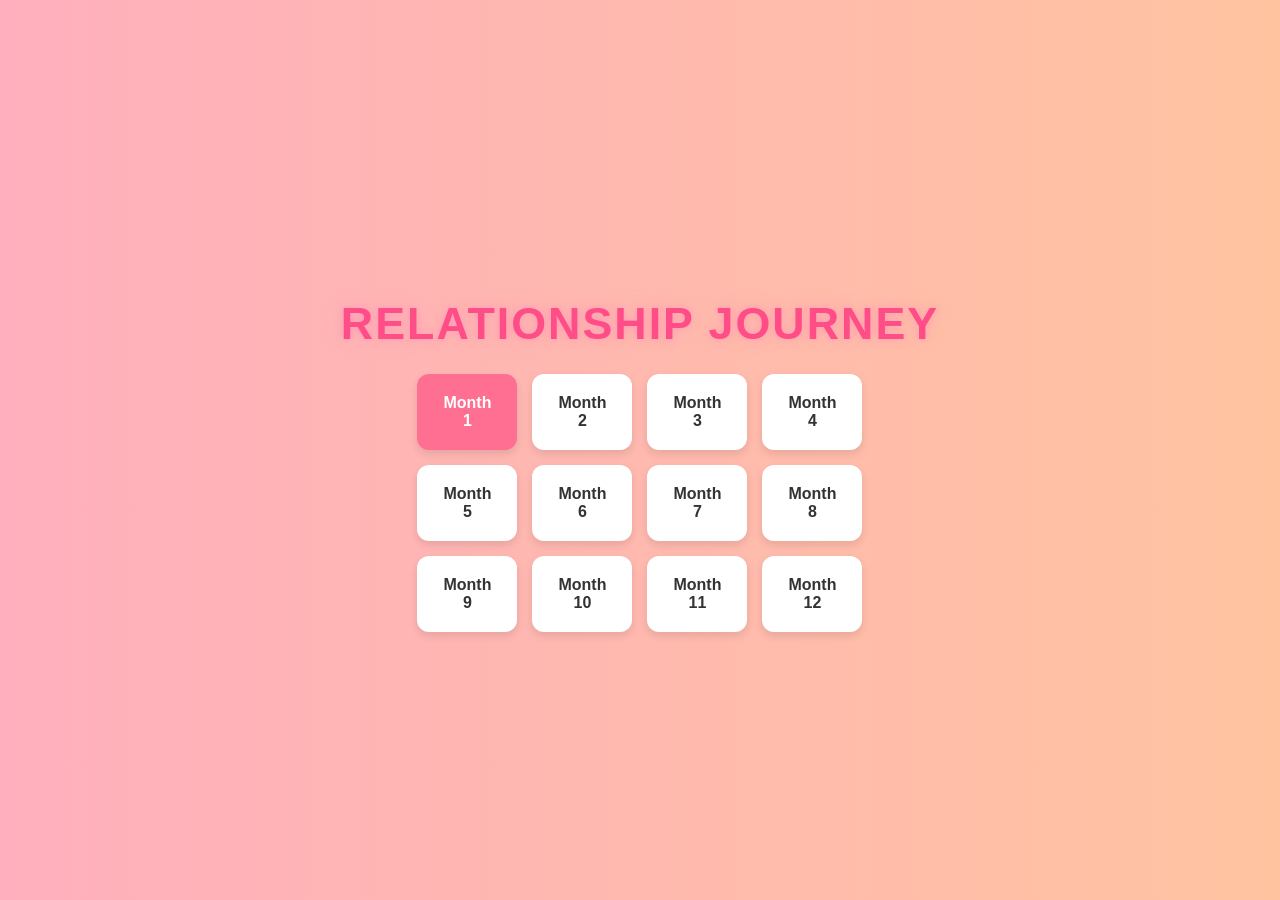
<file: index.html>
<!DOCTYPE html>
<html lang="en">
<head>
  <meta charset="UTF-8" />
  <meta name="viewport" content="width=device-width, initial-scale=1.0" />
  <title>Love Languages Journal</title>
  <link rel="stylesheet" href="static/css/style.css" />
</head>
<body>
  <audio id="bg-music" autoplay loop>
    <source src="static/music/tiny.mp3" type="audio/mpeg" />
    Your browser does not support the audio element.
  </audio>

  <div class="container">
    <h1>Relationship Journey</h1>

    <div class="month-grid">
      <a href="month1.html" class="month-box active">Month 1</a>
      <div class="month-box">Month 2</div>
      <div class="month-box">Month 3</div>
      <div class="month-box">Month 4</div>
      <div class="month-box">Month 5</div>
      <div class="month-box">Month 6</div>
      <div class="month-box">Month 7</div>
      <div class="month-box">Month 8</div>
      <div class="month-box">Month 9</div>
      <div class="month-box">Month 10</div>
      <div class="month-box">Month 11</div>
      <div class="month-box">Month 12</div>
    </div>
  </div>

  <script src="static/js/script.js"></script>
</body>
</html>
</file>
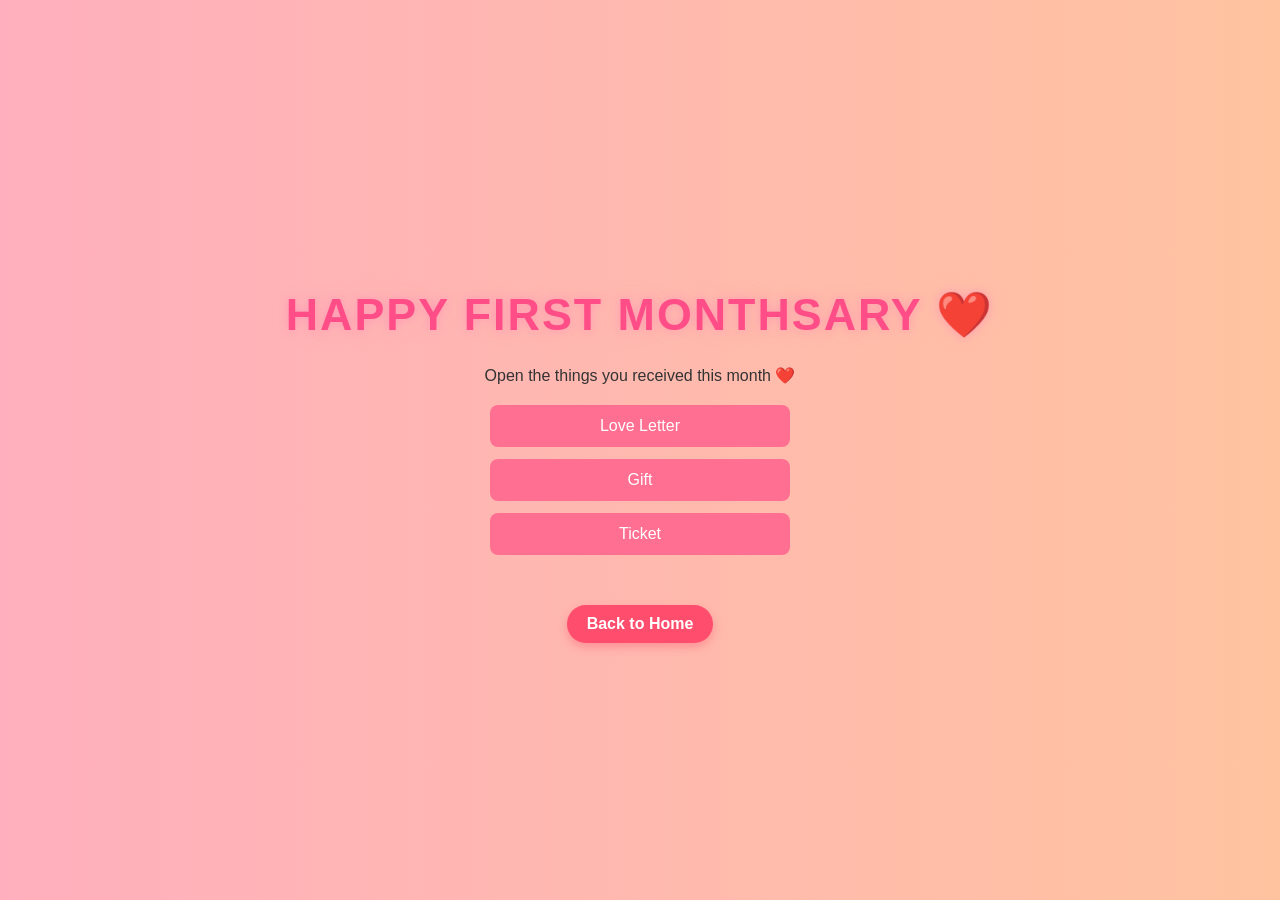
<file: month1.html>
<!DOCTYPE html>
<html lang="en">
<head>
  <meta charset="UTF-8" />
  <meta name="viewport" content="width=device-width, initial-scale=1.0" />
  <title>Month 1 - Love Languages</title>
  <link rel="stylesheet" href="static/css/style.css" />
</head>
<body>
  <audio id="bg-music" autoplay loop>
    <source src="static/music/mo1.mp3" type="audio/mpeg" />
    Your browser does not support the audio element.
  </audio>

  <div class="container">
    <h1>Happy First Monthsary ❤️</h1>
    <p>Open the things you received this month ❤️</p>

    <div class="buttons">
      <a href="words.html" class="love-btn">Love Letter</a>
      <a href="gifts.html" class="love-btn">Gift</a>
      <a href="touch.html" class="love-btn">Ticket</a>
    </div>

    <a href="index.html" class="back">Back to Home</a>
  </div>
</body>
</html>
</file>
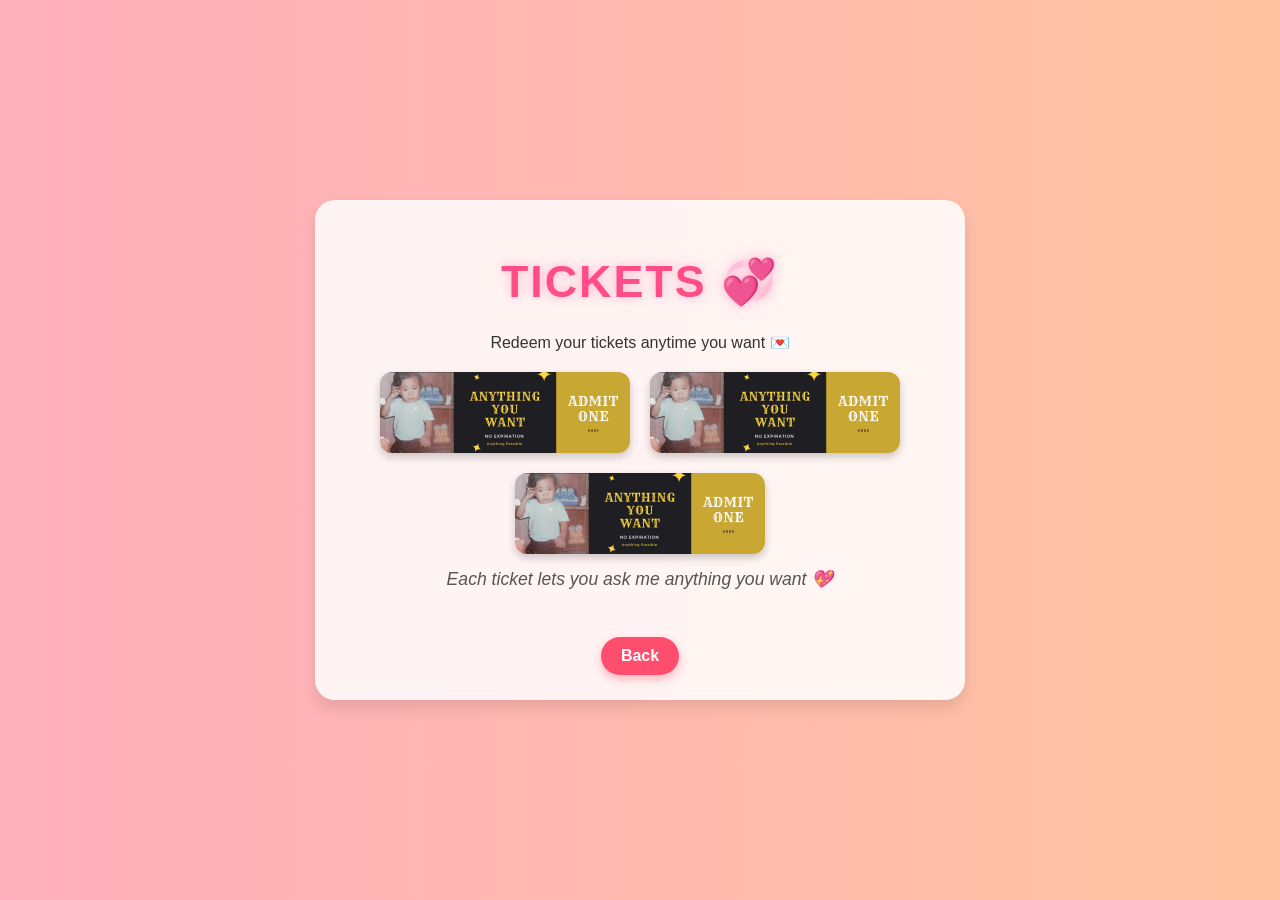
<file: touch.html>
<!DOCTYPE html>
<html lang="en">
<head>
  <meta charset="UTF-8">
  <meta name="viewport" content="width=device-width, initial-scale=1.0">
  <title>Physical Touch - Love Language</title>
  <link rel="stylesheet" href="static/css/style.css">
</head>
<body>
  <div class="physical-container">
    <h1>Tickets 💞</h1>
    <p>Redeem your tickets anytime you want 💌</p>

    <div class="ticket-gallery">
      <img src="static/images/tick1.jpg" alt="Ticket 1" class="ticket-img">
      <img src="static/images/tick2.jpg" alt="Ticket 2" class="ticket-img">
      <img src="static/images/tick3.jpg" alt="Ticket 3" class="ticket-img">
    </div>

    <p class="ticket-caption">Each ticket lets you ask me anything you want 💖</p>

    <a href="month1.html" class="back">Back</a>
  </div>
</body>
</html>
</file>
<file: static/css/style.css>
/* 🌸 General Styles */
body {
  font-family: 'Poppins', sans-serif;
  background: linear-gradient(to right, #ffafbd, #ffc3a0);
  color: #333;
  display: flex;
  justify-content: center;
  align-items: center;
  min-height: 100vh;
  margin: 0;
}

.container {
  text-align: center;
}

/* 🌼 Homepage */
/* 💕 Relationship Journey Title */
h1 {
  font-family: 'Poppins', sans-serif;
  font-size: 2.8em;
  font-weight: 700;
  color: #ff4d88;
  text-transform: uppercase;
  letter-spacing: 2px;
  margin-bottom: 25px;
  text-shadow: 0 0 10px rgba(255, 105, 180, 0.4),
               0 0 20px rgba(255, 182, 193, 0.3);
  animation: fadeIn 1.5s ease-in-out, glowPulse 2.5s infinite alternate;
}

/* ✨ Soft glowing animation */
@keyframes glowPulse {
  0% {
    text-shadow: 0 0 10px rgba(255, 105, 180, 0.3),
                 0 0 20px rgba(255, 182, 193, 0.2);
  }
  100% {
    text-shadow: 0 0 20px rgba(255, 105, 180, 0.6),
                 0 0 40px rgba(255, 182, 193, 0.4);
  }
}

/* 🌸 Smooth fade-in effect */
@keyframes fadeIn {
  from {
    opacity: 0;
    transform: translateY(-10px);
  }
  to {
    opacity: 1;
    transform: translateY(0);
  }
}

/* 💖 Play Music Button */
#playButton {
  background-color: #ff4d88;
  border: none;
  color: white;
  font-size: 1.1em;
  padding: 12px 25px;
  border-radius: 30px;
  cursor: pointer;
  box-shadow: 0 4px 10px rgba(255, 105, 180, 0.4);
  transition: all 0.3s ease;
  margin-bottom: 25px;
  animation: fadeIn 1.8s ease-in-out;
}

#playButton:hover {
  background-color: #ff66a3;
  transform: scale(1.05);
  box-shadow: 0 6px 15px rgba(255, 105, 180, 0.5);
}

/* 🌷 Month Grid */
.month-grid {
  display: grid;
  grid-template-columns: repeat(4, 100px);
  gap: 15px;
  justify-content: center;
}

.month-box {
  background: #fff;
  padding: 20px;
  border-radius: 12px;
  box-shadow: 0 4px 8px rgba(0,0,0,0.1);
  font-weight: 600;
  cursor: not-allowed;
  transition: 0.3s;
}

.month-box.active {
  background: #ff6f91;
  color: white;
  cursor: pointer;
  text-decoration: none;
}

.month-box.active:hover {
  transform: scale(1.05);
}

/* 💌 Month 1 Buttons */
.buttons {
  display: flex;
  flex-direction: column;
  gap: 12px;
  max-width: 300px;
  margin: 20px auto;
}

.love-btn {
  background: #ff6f91;
  color: white;
  border: none;
  border-radius: 8px;
  padding: 12px;
  font-size: 16px;
  cursor: pointer;
  transition: 0.3s;
  text-decoration: none;
}

.love-btn:hover {
  background: #ff3f6b;
  transform: scale(1.05);
}

#message {
  font-size: 18px;
  margin-top: 20px;
  font-weight: bold;
  color: #333;
}

/* 💌 Words Page (Love Letter) */
.words-page {
  background: linear-gradient(to bottom, #ffb6c1, #ffc3a0);
  color: #333;
  text-align: center;
  padding: 40px 15px;
  min-height: 100vh;
  font-family: 'Poppins', sans-serif;
}

/* Header styles */
.words-page h1 {
  color: #ff4d6d;
  font-size: 2.5em;
  letter-spacing: 2px;
  text-shadow: 0 0 8px rgba(255, 182, 193, 0.5);
}

.words-page .subtitle {
  font-size: 1.1em;
  color: #5a5a5a;
  margin-bottom: 30px;
}

/* Top Image (Main photo) */
.image-container.top {
  display: flex;
  justify-content: center;
  margin-bottom: 30px;
}

.image-container.top img {
  width: 100%;
  max-width: 550px;
  height: auto;
  border-radius: 15px;
  box-shadow: 0 4px 12px rgba(0, 0, 0, 0.3);
  transition: transform 0.3s ease;
}

.image-container.top img:hover {
  transform: scale(1.03);
}

/* Bottom Image (Love letter) */
.image-container.bottom {
  display: flex;
  justify-content: center;
  margin-top: 20px;
}

.image-container.bottom img {
  width: auto;
  max-width: 90%;
  height: auto;
  border-radius: 10px;
  object-fit: contain;
  box-shadow: 0 4px 10px rgba(0, 0, 0, 0.25);
  transition: transform 0.3s ease, opacity 0.5s ease;
}

.image-container.bottom img:hover {
  transform: scale(1.02);
  opacity: 0.95;
}

/* Return Button */
.back {
  display: inline-block;
  margin-top: 30px;
  padding: 10px 20px;
  background-color: #ff4d6d;
  color: white;
  text-decoration: none;
  font-weight: bold;
  border-radius: 25px;
  transition: background 0.3s ease, transform 0.2s ease;
  box-shadow: 0 4px 10px rgba(255, 77, 109, 0.4);
}

.back:hover {
  background-color: #ff758f;
  transform: translateY(-2px);
}

/* 🎬 Service Page (Movie) */
.movie-img {
  width: 80%;
  max-width: 400px;
  border-radius: 12px;
  box-shadow: 0 4px 10px rgba(0,0,0,0.2);
  transition: transform 0.3s;
}

.movie-img:hover {
  transform: scale(1.05);
}

.movie-title {
  margin-top: 15px;
  font-size: 1.4em;
  font-weight: 600;
  color: #333;
}

/* 💖 Quality Time Page */
.quality-time-page {
  display: flex;
  justify-content: center;
  align-items: center;
  background: linear-gradient(to right, #ffafbd, #ffc3a0);
  color: #333;
  min-height: 100vh;
}

.quality-time-page .container {
  background: rgba(255, 255, 255, 0.7);
  padding: 30px;
  border-radius: 20px;
  width: 80%;
  max-width: 600px;
  box-shadow: 0 8px 20px rgba(0,0,0,0.1);
}

.event-photo {
  width: 100%;
  max-width: 500px;
  border-radius: 15px;
  box-shadow: 0 0 10px rgba(0,0,0,0.2);
  margin-top: 15px;
}

.caption {
  margin: 20px 0;
  font-size: 1.1em;
  font-style: italic;
  color: #555;
}

.return-btn {
  background: #ff6fa0;
  color: white;
  border: none;
  padding: 10px 25px;
  border-radius: 30px;
  font-size: 1em;
  cursor: pointer;
  transition: 0.3s;
}

.return-btn:hover {
  background: #ff4d88;
}

/* 🎁 Gift Page */
.gift-container {
  background: rgba(255, 255, 255, 0.8);
  padding: 25px;
  border-radius: 20px;
  text-align: center;
  box-shadow: 0 8px 15px rgba(0,0,0,0.1);
  width: 85%;
  max-width: 500px;
}

.gift-img {
  width: 80%;
  max-width: 400px;
  border-radius: 15px;
  box-shadow: 0 4px 10px rgba(0,0,0,0.2);
  transition: transform 0.3s;
}

.gift-img:hover {
  transform: scale(1.05);
}

.gift-description {
  margin-top: 15px;
  font-size: 1.2em;
  font-weight: 600;
  color: #444;
  font-style: italic;
}

/* 💞 Physical Touch Page */
.physical-container {
  background: rgba(255, 255, 255, 0.85);
  padding: 25px;
  border-radius: 20px;
  text-align: center;
  box-shadow: 0 8px 15px rgba(0,0,0,0.1);
  width: 85%;
  max-width: 600px;
}

.ticket-gallery {
  display: flex;
  flex-wrap: wrap;
  justify-content: center;
  gap: 20px;
  margin-top: 20px;
}

.ticket-img {
  width: 100%;
  max-width: 250px;
  height: auto;
  object-fit: contain;
  border-radius: 12px;
  box-shadow: 0 4px 8px rgba(0,0,0,0.2);
  transition: transform 0.3s, box-shadow 0.3s;
}

.ticket-img:hover {
  transform: scale(1.08);
  box-shadow: 0 8px 16px rgba(0,0,0,0.3);
}

.ticket-caption {
  margin-top: 15px;
  font-size: 1.1em;
  font-style: italic;
  color: #555;
}

/* 📱 Responsive Layout Adjustments */
@media (max-width: 900px) {
  h1 {
    font-size: 2.2em;
  }

  .month-grid {
    grid-template-columns: repeat(3, 1fr);
    gap: 10px;
  }
}

@media (max-width: 600px) {
  h1 {
    font-size: 1.8em;
    margin-bottom: 20px;
  }

  .month-grid {
    grid-template-columns: repeat(2, 1fr);
    gap: 8px;
  }

  .month-box {
    padding: 15px;
    font-size: 0.9em;
  }

  .love-btn {
    font-size: 14px;
    padding: 10px;
  }

  .movie-img,
  .gift-img,
  .event-photo,
  .ticket-img {
    max-width: 100%;
  }

  .container,
  .gift-container,
  .physical-container {
    width: 95%;
    padding: 15px;
  }

  .image-container.top img,
  .image-container.bottom img {
    max-width: 100%;
    border-radius: 10px;
  }
}

@media (max-width: 400px) {
  h1 {
    font-size: 1.5em;
  }

  .month-grid {
    grid-template-columns: repeat(1, 1fr);
  }

  .love-btn {
    font-size: 13px;
  }
}
</file>
